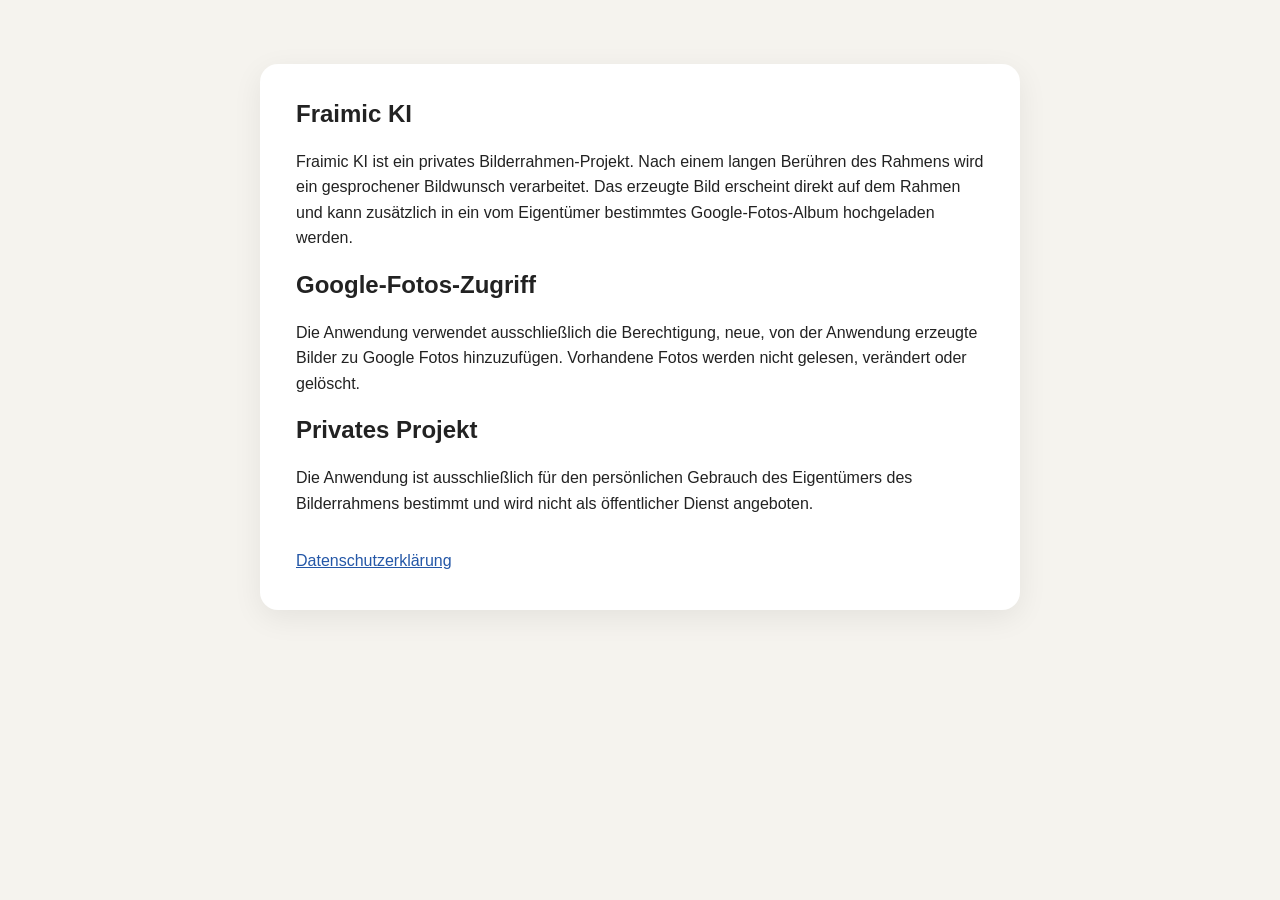
<file: index.html>
<!doctype html>
<html lang="de">
<head>
  <meta charset="utf-8">
  <meta name="viewport" content="width=device-width, initial-scale=1">
  <title>Fraimic KI</title>
  <link rel="stylesheet" href="styles.css">
</head>
<body>
  <main>
    <article>
      <h1>Fraimic KI</h1>
      <p>Fraimic KI ist ein privates Bilderrahmen-Projekt. Nach einem langen
      Berühren des Rahmens wird ein gesprochener Bildwunsch verarbeitet. Das
      erzeugte Bild erscheint direkt auf dem Rahmen und kann zusätzlich in ein
      vom Eigentümer bestimmtes Google-Fotos-Album hochgeladen werden.</p>

      <h2>Google-Fotos-Zugriff</h2>
      <p>Die Anwendung verwendet ausschließlich die Berechtigung, neue, von der
      Anwendung erzeugte Bilder zu Google Fotos hinzuzufügen. Vorhandene Fotos
      werden nicht gelesen, verändert oder gelöscht.</p>

      <h2>Privates Projekt</h2>
      <p>Die Anwendung ist ausschließlich für den persönlichen Gebrauch des
      Eigentümers des Bilderrahmens bestimmt und wird nicht als öffentlicher
      Dienst angeboten.</p>

      <nav>
        <a href="privacy.html">Datenschutzerklärung</a>
      </nav>
    </article>
  </main>
</body>
</html>
</file>
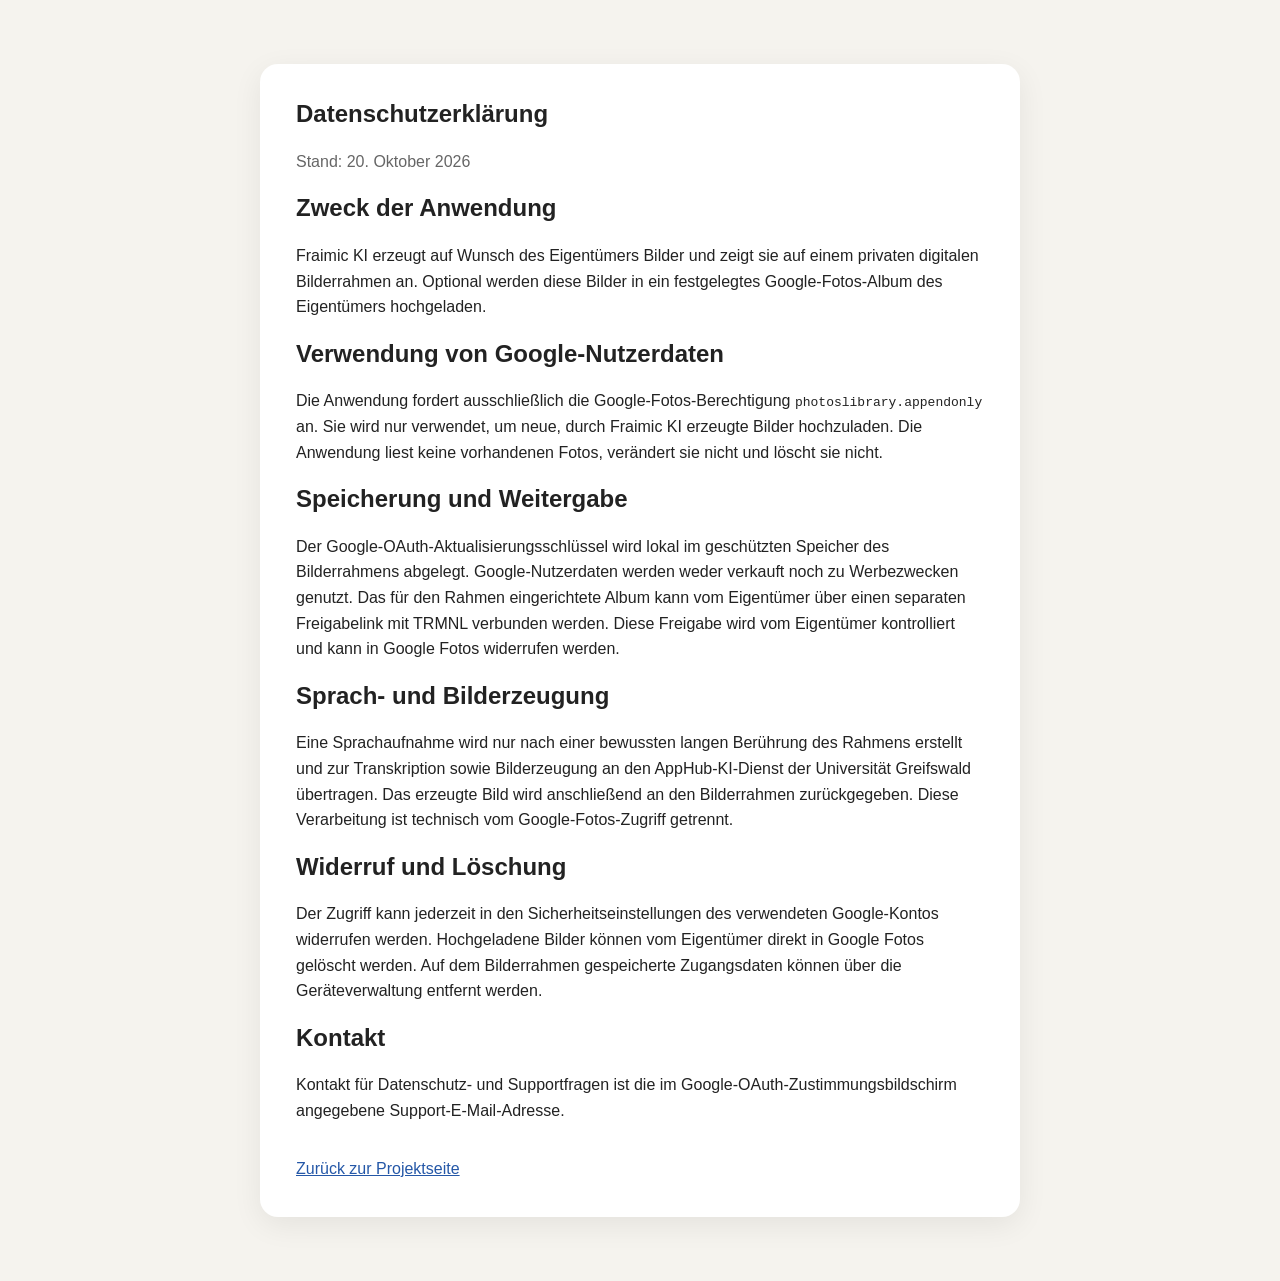
<file: privacy.html>
<!doctype html>
<html lang="de">
<head>
  <meta charset="utf-8">
  <meta name="viewport" content="width=device-width, initial-scale=1">
  <title>Datenschutzerklärung – Fraimic KI</title>
  <link rel="stylesheet" href="styles.css">
</head>
<body>
  <main>
    <article>
      <h1>Datenschutzerklärung</h1>
      <p class="muted">Stand: 20. Oktober 2026</p>

      <h2>Zweck der Anwendung</h2>
      <p>Fraimic KI erzeugt auf Wunsch des Eigentümers Bilder und zeigt sie auf
      einem privaten digitalen Bilderrahmen an. Optional werden diese Bilder in
      ein festgelegtes Google-Fotos-Album des Eigentümers hochgeladen.</p>

      <h2>Verwendung von Google-Nutzerdaten</h2>
      <p>Die Anwendung fordert ausschließlich die Google-Fotos-Berechtigung
      <code>photoslibrary.appendonly</code> an. Sie wird nur verwendet, um neue,
      durch Fraimic KI erzeugte Bilder hochzuladen. Die Anwendung liest keine
      vorhandenen Fotos, verändert sie nicht und löscht sie nicht.</p>

      <h2>Speicherung und Weitergabe</h2>
      <p>Der Google-OAuth-Aktualisierungsschlüssel wird lokal im geschützten
      Speicher des Bilderrahmens abgelegt. Google-Nutzerdaten werden weder
      verkauft noch zu Werbezwecken genutzt. Das für den Rahmen eingerichtete
      Album kann vom Eigentümer über einen separaten Freigabelink mit TRMNL
      verbunden werden. Diese Freigabe wird vom Eigentümer kontrolliert und
      kann in Google Fotos widerrufen werden.</p>

      <h2>Sprach- und Bilderzeugung</h2>
      <p>Eine Sprachaufnahme wird nur nach einer bewussten langen Berührung des
      Rahmens erstellt und zur Transkription sowie Bilderzeugung an den
      AppHub-KI-Dienst der Universität Greifswald übertragen. Das erzeugte Bild
      wird anschließend an den Bilderrahmen zurückgegeben. Diese Verarbeitung
      ist technisch vom Google-Fotos-Zugriff getrennt.</p>

      <h2>Widerruf und Löschung</h2>
      <p>Der Zugriff kann jederzeit in den Sicherheitseinstellungen des
      verwendeten Google-Kontos widerrufen werden. Hochgeladene Bilder können
      vom Eigentümer direkt in Google Fotos gelöscht werden. Auf dem
      Bilderrahmen gespeicherte Zugangsdaten können über die Geräteverwaltung
      entfernt werden.</p>

      <h2>Kontakt</h2>
      <p>Kontakt für Datenschutz- und Supportfragen ist die im
      Google-OAuth-Zustimmungsbildschirm angegebene Support-E-Mail-Adresse.</p>

      <nav>
        <a href="index.html">Zurück zur Projektseite</a>
      </nav>
    </article>
  </main>
</body>
</html>
</file>
<file: styles.css>
:root {
  color-scheme: light;
  font-family: -apple-system, BlinkMacSystemFont, "Segoe UI", sans-serif;
  line-height: 1.6;
  color: #222;
  background: #f5f3ee;
}

body {
  margin: 0;
}

main {
  max-width: 760px;
  margin: 0 auto;
  padding: 64px 24px;
}

article {
  padding: 36px;
  border-radius: 18px;
  background: #fff;
  box-shadow: 0 8px 30px rgba(0, 0, 0, 0.07);
}

h1, h2 {
  line-height: 1.2;
}

h1 {
  margin-top: 0;
}

a {
  color: #2457a7;
}

.muted {
  color: #666;
}

nav {
  margin-top: 32px;
}
</file>
